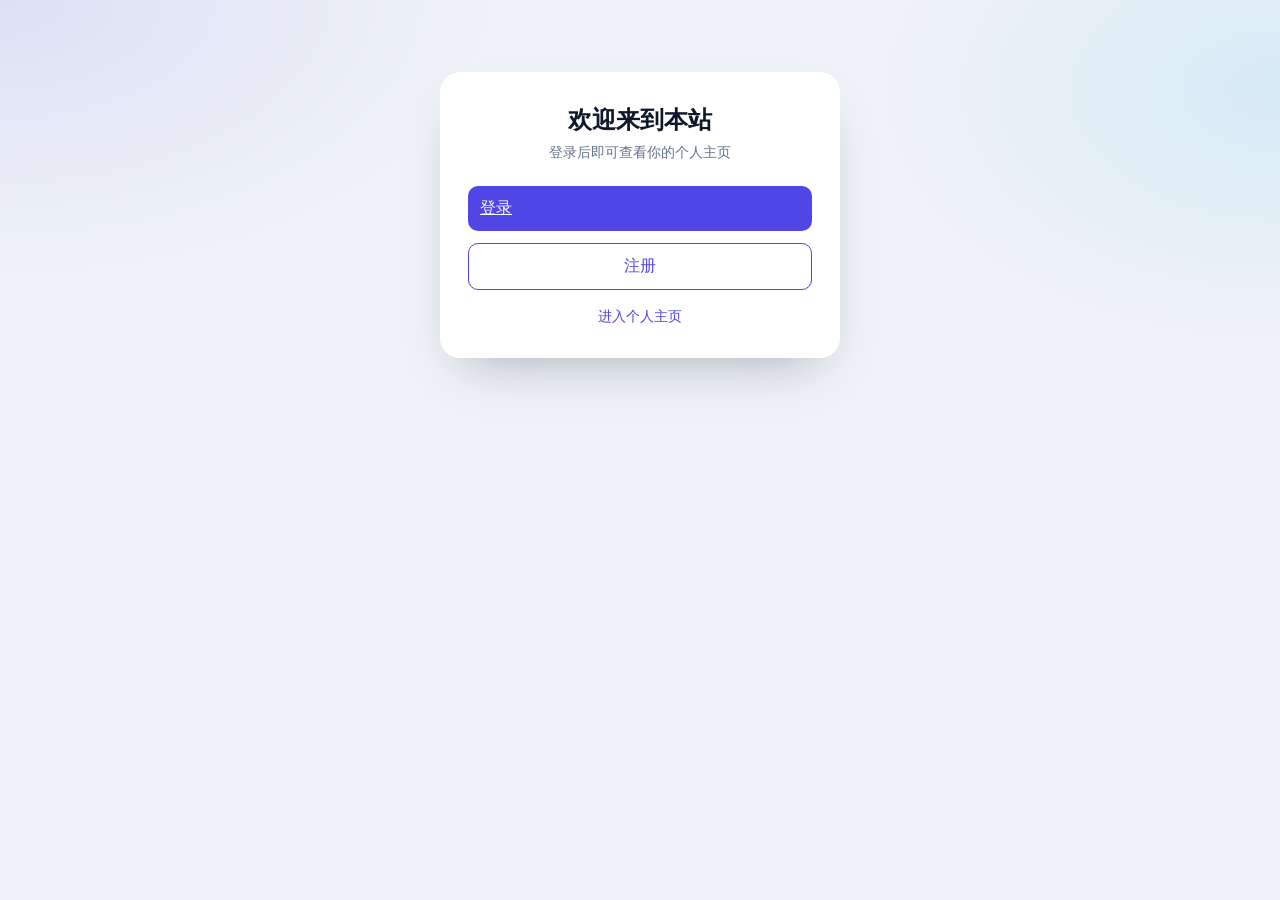
<file: web/index.html>
<!DOCTYPE html>
<html lang="zh-CN">
<head>
  <meta charset="UTF-8">
  <meta name="viewport" content="width=device-width, initial-scale=1.0">
  <title>网站首页</title>
  <link rel="stylesheet" href="./css/common.css">
  <link rel="stylesheet" href="./css/index.css">
</head>
<body>
  <main class="page">
    <section class="card home-card">
      <h1 class="title">欢迎来到本站</h1>
      <p class="subtitle">登录后即可查看你的个人主页</p>

      <div class="home-actions">
        <a class="btn" href="./login.html">登录</a>
        <a class="btn btn-secondary" href="./register.html">注册</a>
      </div>

      <div class="link-group">
        <a href="./dashboard.html">进入个人主页</a>
      </div>
    </section>
  </main>
</body>
</html>
</file>
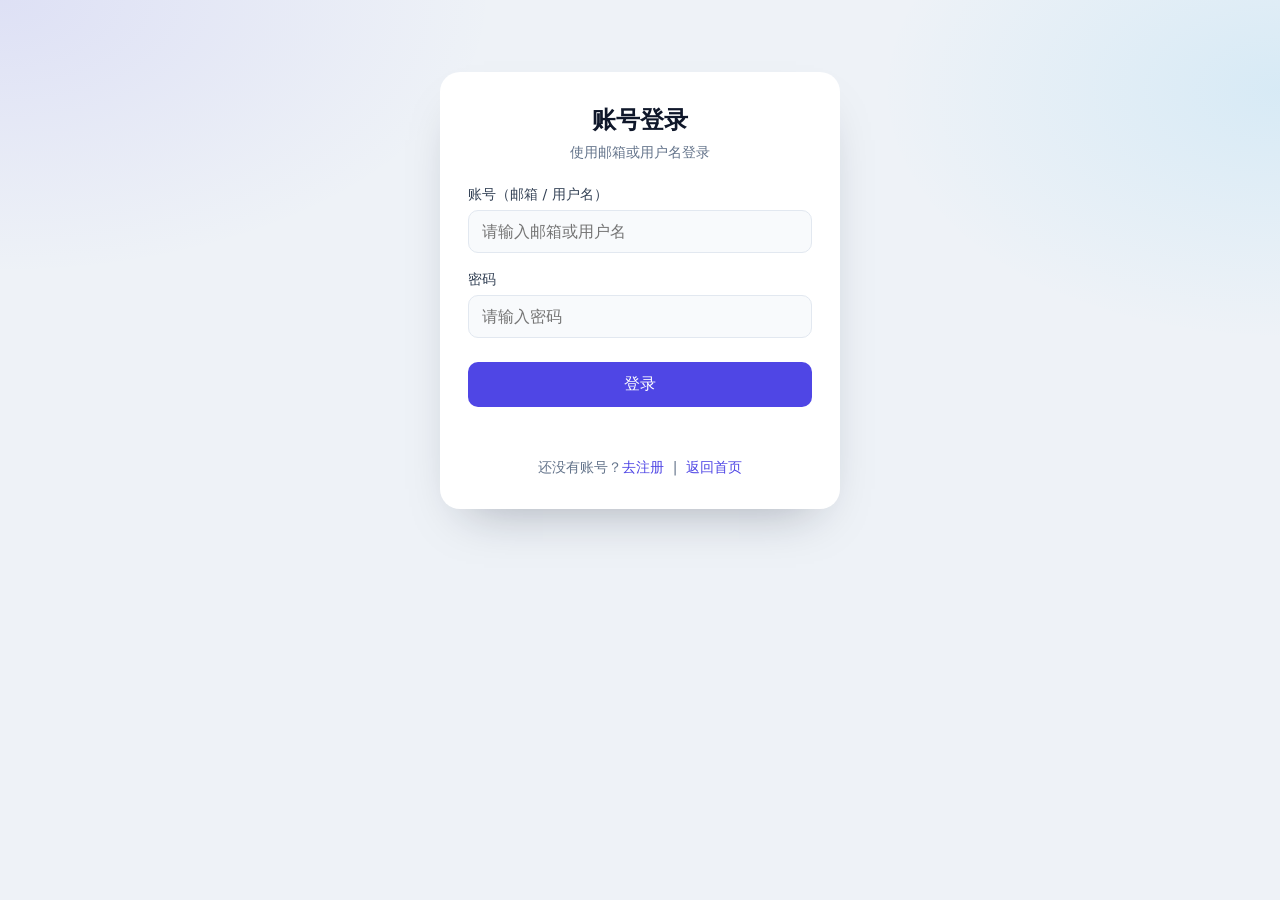
<file: web/dashboard.html>
<!DOCTYPE html>
<html lang="zh-CN">
<head>
  <meta charset="UTF-8">
  <meta name="viewport" content="width=device-width, initial-scale=1.0">
  <title>个人主页</title>
  <link rel="stylesheet" href="./css/common.css">
  <link rel="stylesheet" href="./css/dashboard.css">
</head>
<body>
  <main class="page">
    <section class="card dashboard-card">
      <h1 class="title">欢迎回来</h1>

      <div id="status" class="status">正在校验登录状态…</div>

      <div id="user-panel" class="user-panel" hidden>
        <div class="avatar" id="avatar">?</div>
        <div class="user-meta">
          <span class="label">当前用户名</span>
          <span class="username" id="username">—</span>
          <span class="email" id="email">—</span>
        </div>
      </div>

      <button id="logout-btn" class="btn logout-btn" type="button" hidden>退出登录</button>
      <a class="home-link" href="./index.html">返回首页</a>
    </section>
  </main>

  <script type="module" src="./js/dashboard.js"></script>
</body>
</html>
</file>
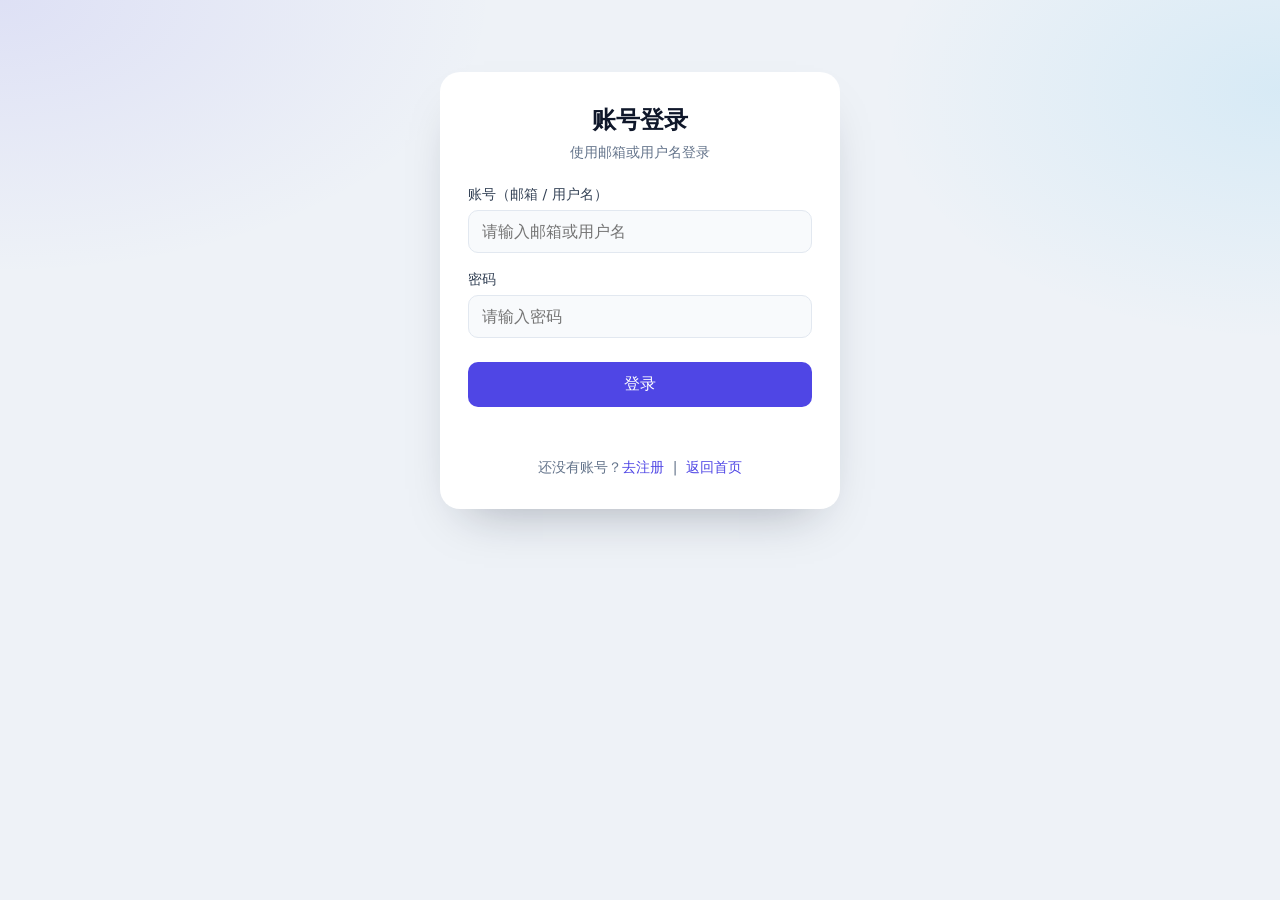
<file: web/login.html>
<!DOCTYPE html>
<html lang="zh-CN">
<head>
  <meta charset="UTF-8">
  <meta name="viewport" content="width=device-width, initial-scale=1.0">
  <title>登录</title>
  <link rel="stylesheet" href="./css/common.css">
  <link rel="stylesheet" href="./css/login.css">
</head>
<body>
  <main class="page">
    <section class="card login-card">
      <h1 class="title">账号登录</h1>
      <p class="subtitle">使用邮箱或用户名登录</p>

      <form id="login-form" novalidate>
        <div class="form-item">
          <label for="account">账号（邮箱 / 用户名）</label>
          <input id="account" name="account" type="text" autocomplete="username" placeholder="请输入邮箱或用户名">
        </div>
        <div class="form-item">
          <label for="password">密码</label>
          <input id="password" name="password" type="password" autocomplete="current-password" placeholder="请输入密码">
        </div>
        <button id="login-btn" class="btn" type="submit">登录</button>
      </form>

      <div id="login-tip" class="tip"></div>

      <div class="link-group">
        还没有账号？<a href="./register.html">去注册</a>
        &nbsp;|&nbsp;
        <a href="./index.html">返回首页</a>
      </div>
    </section>
  </main>

  <script type="module" src="./js/login.js"></script>
</body>
</html>
</file>
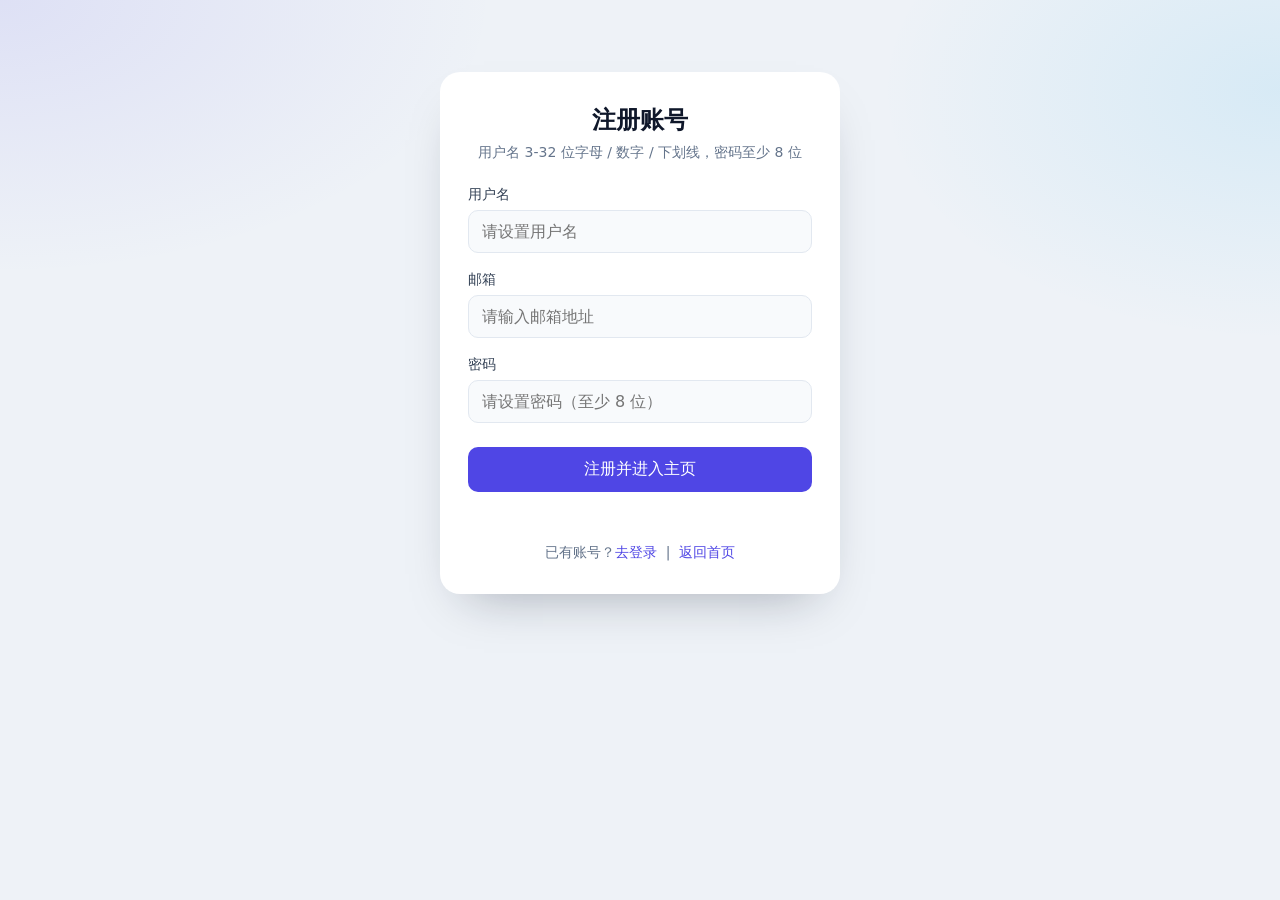
<file: web/register.html>
<!DOCTYPE html>
<html lang="zh-CN">
<head>
  <meta charset="UTF-8">
  <meta name="viewport" content="width=device-width, initial-scale=1.0">
  <title>注册</title>
  <link rel="stylesheet" href="./css/common.css">
  <link rel="stylesheet" href="./css/register.css">
</head>
<body>
  <main class="page">
    <section class="card register-card">
      <h1 class="title">注册账号</h1>
      <p class="subtitle">用户名 3-32 位字母 / 数字 / 下划线，密码至少 8 位</p>

      <form id="register-form" novalidate>
        <div class="form-item">
          <label for="username">用户名</label>
          <input id="username" name="username" type="text" autocomplete="username" placeholder="请设置用户名">
        </div>
        <div class="form-item">
          <label for="email">邮箱</label>
          <input id="email" name="email" type="email" autocomplete="email" placeholder="请输入邮箱地址">
        </div>
        <div class="form-item">
          <label for="password">密码</label>
          <input id="password" name="password" type="password" autocomplete="new-password" placeholder="请设置密码（至少 8 位）">
        </div>
        <button id="register-btn" class="btn" type="submit">注册并进入主页</button>
      </form>

      <div id="register-tip" class="tip"></div>

      <div class="link-group">
        已有账号？<a href="./login.html">去登录</a>
        &nbsp;|&nbsp;
        <a href="./index.html">返回首页</a>
      </div>
    </section>
  </main>

  <script type="module" src="./js/register.js"></script>
</body>
</html>
</file>
<file: web/css/common.css>
/* 公共样式：全局重置、布局、卡片、表单与按钮（web/css/common.css） */

:root {
  --bg: #eef2f7;
  --card: #ffffff;
  --ink: #0f172a;
  --muted: #64748b;
  --line: #e2e8f0;
  --soft: #f8fafc;
  --primary: #4f46e5;
  --primary-dark: #4338ca;
  --green: #047857;
  --red: #b91c1c;
}

* {
  box-sizing: border-box;
}

html {
  -webkit-text-size-adjust: 100%;
}

body {
  margin: 0;
  min-height: 100vh;
  color: var(--ink);
  background:
    radial-gradient(900px 500px at 0% 0%, rgba(79, 70, 229, 0.10), transparent 55%),
    radial-gradient(800px 500px at 100% 10%, rgba(14, 165, 233, 0.10), transparent 50%),
    var(--bg);
  font-family: "Segoe UI", "PingFang SC", "Microsoft YaHei", system-ui, -apple-system, sans-serif;
}

button,
input {
  font: inherit;
}

button {
  cursor: pointer;
}

.page {
  max-width: 440px;
  margin: 0 auto;
  padding: 72px 20px;
}

.card {
  background: var(--card);
  border-radius: 20px;
  padding: 32px 28px;
  box-shadow: 0 24px 50px -26px rgba(15, 23, 42, 0.35);
}

.title {
  margin: 0 0 8px;
  font-size: 24px;
  text-align: center;
}

.subtitle {
  margin: 0 0 24px;
  color: var(--muted);
  font-size: 14px;
  text-align: center;
}

.form-item {
  margin-bottom: 18px;
}

.form-item label {
  display: block;
  margin-bottom: 6px;
  color: #334155;
  font-size: 14px;
}

.form-item input {
  width: 100%;
  padding: 11px 13px;
  border: 1px solid var(--line);
  border-radius: 10px;
  background: var(--soft);
  outline: none;
}

.form-item input:focus {
  border-color: var(--primary);
  background: #fff;
}

.btn {
  width: 100%;
  padding: 12px;
  border: none;
  border-radius: 10px;
  background: var(--primary);
  color: #fff;
  font-size: 16px;
}

.btn:hover {
  background: var(--primary-dark);
}

.btn:disabled {
  opacity: 0.6;
  cursor: not-allowed;
}

.link-group {
  margin-top: 18px;
  text-align: center;
  font-size: 14px;
  color: var(--muted);
}

.link-group a {
  color: var(--primary);
  text-decoration: none;
}

.tip {
  min-height: 20px;
  margin-top: 14px;
  text-align: center;
  font-size: 14px;
  color: var(--red);
}

.tip.is-success {
  color: var(--green);
}
</file>
<file: web/css/index.css>
/* 首页专用样式（web/css/index.css） */

.home-card {
  min-height: 280px;
}

.home-actions {
  display: flex;
  flex-direction: column;
  gap: 12px;
  margin-top: 24px;
}

.btn-secondary {
  background: #fff;
  color: var(--primary);
  border: 1px solid var(--primary);
  text-decoration: none;
  text-align: center;
}

.btn-secondary:hover {
  background: #eef2ff;
}
</file>
<file: web/css/dashboard.css>
/* 登录后主页专用样式（web/css/dashboard.css） */

.dashboard-card {
  text-align: center;
  min-height: 300px;
}

.status {
  color: var(--muted);
  font-size: 15px;
}

.user-panel {
  display: flex;
  align-items: center;
  gap: 18px;
  margin: 26px 0;
  padding: 20px;
  border: 1px solid var(--line);
  border-radius: 16px;
  background: var(--soft);
  text-align: left;
}

.avatar {
  width: 58px;
  height: 58px;
  flex: none;
  border-radius: 50%;
  display: flex;
  align-items: center;
  justify-content: center;
  color: #fff;
  font-size: 24px;
  font-weight: 700;
  background: linear-gradient(135deg, var(--primary), #6366f1);
}

.user-meta {
  display: flex;
  flex-direction: column;
  min-width: 0;
}

.label {
  color: var(--muted);
  font-size: 13px;
}

.username {
  font-size: 20px;
  font-weight: 700;
}

.email {
  color: var(--muted);
  font-size: 14px;
  overflow: hidden;
  text-overflow: ellipsis;
  white-space: nowrap;
}

.logout-btn {
  background: var(--red);
}

.logout-btn:hover {
  filter: brightness(1.08);
}

.home-link {
  display: block;
  margin-top: 14px;
  color: var(--primary);
  text-decoration: none;
  font-size: 14px;
}
</file>
<file: web/css/login.css>
/* 登录页专用样式（web/css/login.css） */

.login-card {
  min-height: 340px;
}

.login-card .btn {
  margin-top: 6px;
}
</file>
<file: web/css/register.css>
/* 注册页专用样式（web/css/register.css） */

.register-card {
  min-height: 400px;
}

.register-card .btn {
  margin-top: 6px;
}
</file>
